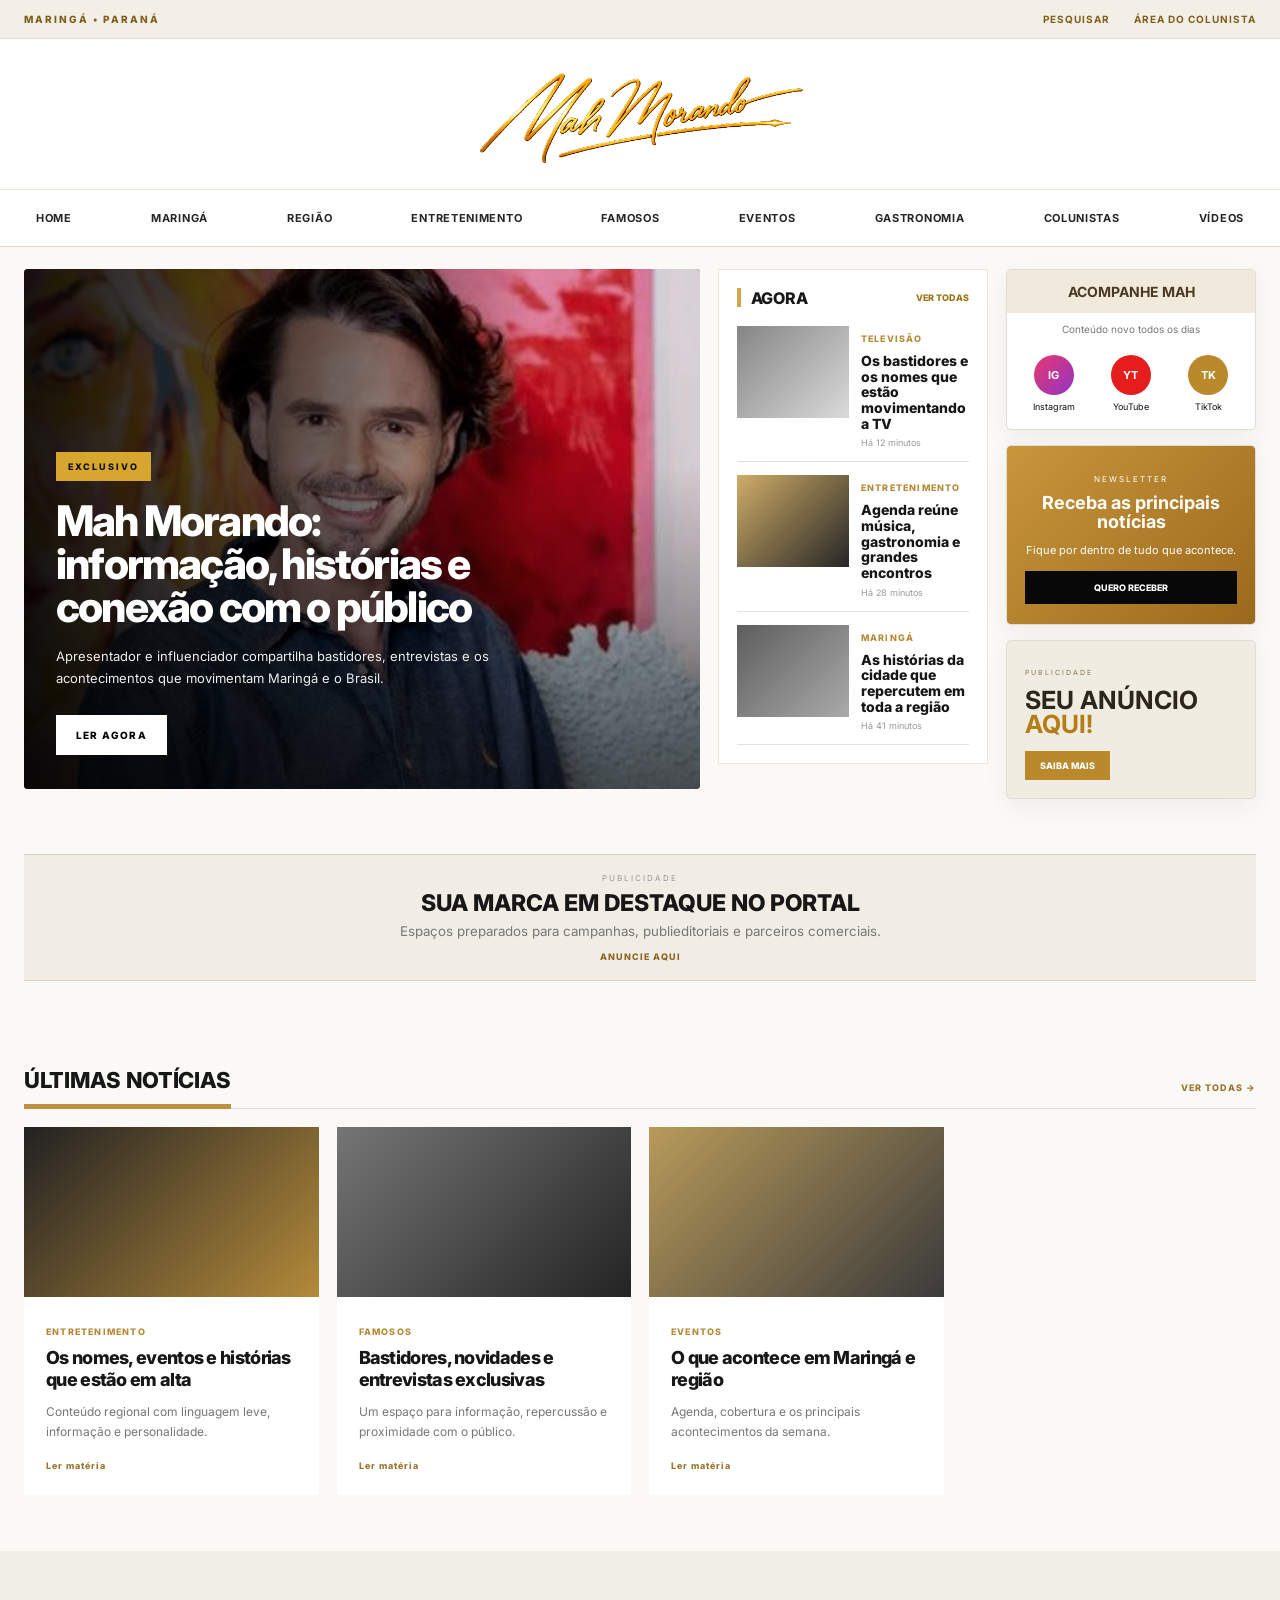
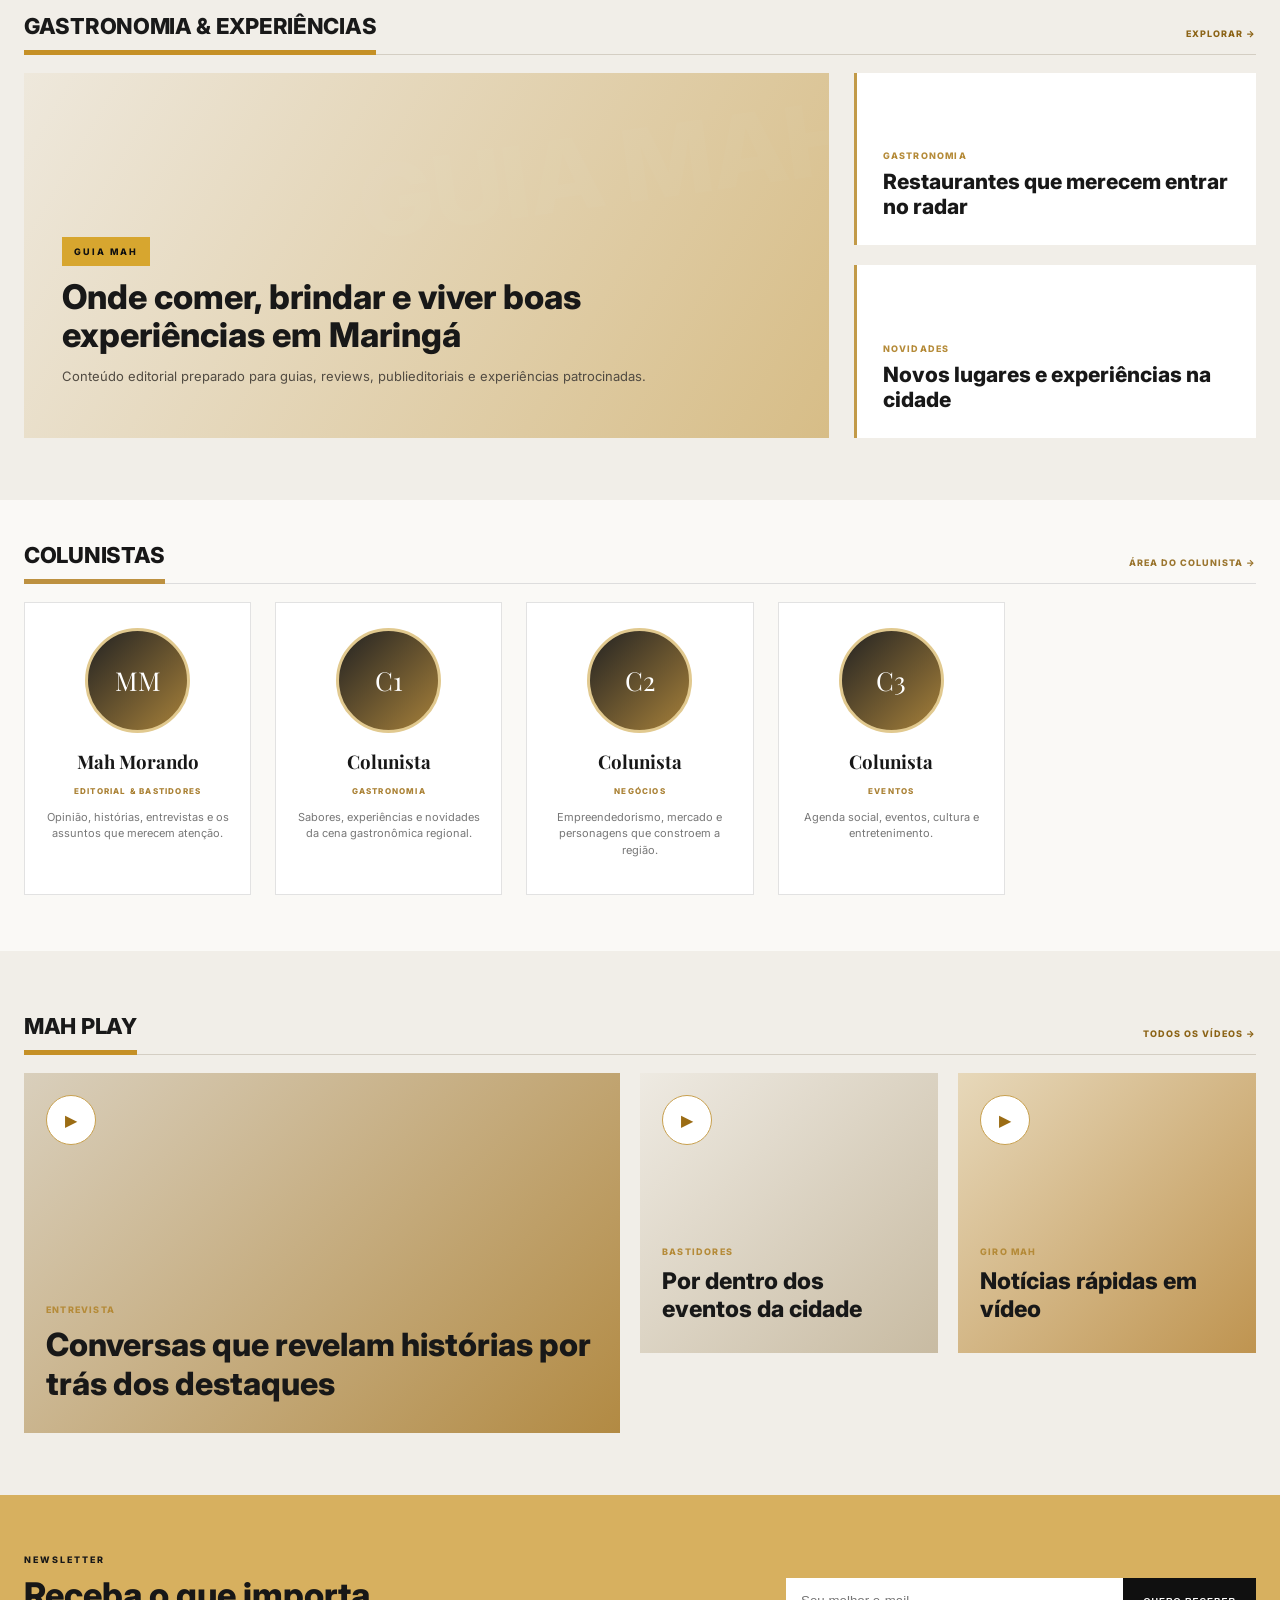
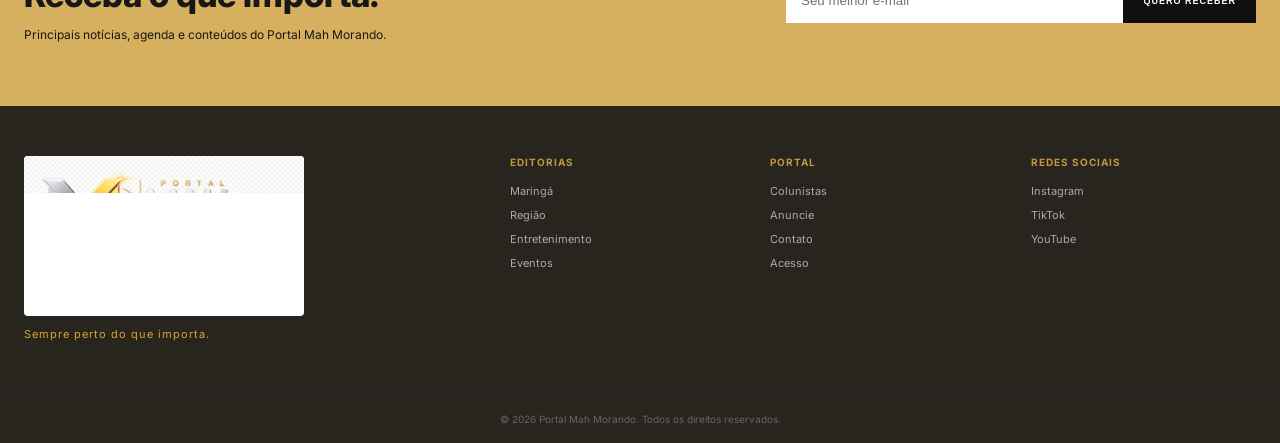
<file: index.html>
<!doctype html>
<html lang="pt-BR">
<head>
  <meta charset="utf-8">
  <meta name="viewport" content="width=device-width, initial-scale=1">
  <meta name="theme-color" content="#0b0b0b">
  <meta name="description" content="Portal Mah Morando — notícias, entretenimento, eventos, gastronomia e conteúdo regional de Maringá e região.">
  <meta name="robots" content="index,follow">
  <meta property="og:title" content="Portal Mah Morando">
  <meta property="og:description" content="Notícia, entretenimento e conexões em Maringá e região.">
  <meta property="og:type" content="website">
  <meta property="og:image" content="assets/logo-mah-morando-clean.png">
  <title>Portal Mah Morando | Notícias, entretenimento e conexões</title>
  <link rel="preconnect" href="https://fonts.googleapis.com">
  <link rel="preconnect" href="https://fonts.gstatic.com" crossorigin>
  <link href="https://fonts.googleapis.com/css2?family=Inter:wght@400;500;600;700;800&family=Playfair+Display:wght@700;800&display=swap" rel="stylesheet">
  <link rel="stylesheet" href="styles.css">
</head>
<body>
  <a class="skip-link" href="#conteudo">Ir para o conteúdo</a>

  <header>
    <div class="topbar">
      <div class="container topbar-inner">
        <span>MARINGÁ • PARANÁ</span>
        <div class="top-actions">
          <button class="top-search" id="searchButton" type="button" aria-label="Pesquisar no portal">Pesquisar</button>
          <a href="login.html">Área do colunista</a>
        </div>
      </div>
    </div>

    <div class="brand-area">
      <div class="container brand-row">
        <a href="index.html" class="brand" aria-label="Portal Mah Morando - início">
          <img class="brand-logo" src="assets/assinatura-mah-morando.png" alt="Mah Morando">
        </a>
      </div>
    </div>

    <nav class="nav" aria-label="Navegação principal">
      <div class="container nav-wrap">
        <button class="menu-button" id="menuButton" aria-label="Abrir menu" aria-expanded="false">☰</button>
        <div class="nav-links" id="navLinks">
          <a href="index.html">HOME</a>
          <a href="#maringa">MARINGÁ</a>
          <a href="#regiao">REGIÃO</a>
          <a href="#entretenimento">ENTRETENIMENTO</a>
          <a href="#famosos">FAMOSOS</a>
          <a href="#eventos">EVENTOS</a>
          <a href="#gastronomia">GASTRONOMIA</a>
          <a href="#colunistas">COLUNISTAS</a>
          <a href="#videos">VÍDEOS</a>
        </div>
      </div>
    </nav>

    <div class="trending" aria-label="Assuntos em alta">
      <div class="container trending-inner">
        <strong>EM ALTA</strong>
        <div class="trending-links">
          <a href="#entretenimento">Bastidores da TV</a>
          <a href="#eventos">Agenda de Maringá</a>
          <a href="#famosos">Celebridades</a>
          <a href="#videos">Entrevistas exclusivas</a>
        </div>
      </div>
    </div>
  </header>

  <main id="conteudo">
    <section class="hero container" id="maringa">
      <article class="lead-story">
        <img class="lead-person" src="assets/mah-morando-perfil.png" alt="Mah Morando">
        <div class="lead-content">
          <span class="tag">EXCLUSIVO</span>
          <h1>Mah Morando: informação, histórias e conexão com o público</h1>
          <p>Apresentador e influenciador compartilha bastidores, entrevistas e os acontecimentos que movimentam Maringá e o Brasil.</p>
          <a class="button" href="#ultimas">LER AGORA</a>
        </div>
      </article>

      <aside class="highlight-column" id="regiao" aria-label="Destaques do portal">
        <div class="title-row"><h2>AGORA</h2><a href="#ultimas">Ver todas</a></div>
        <article class="highlight"><div class="highlight-image image-one"></div><div><span>TELEVISÃO</span><h3>Os bastidores e os nomes que estão movimentando a TV</h3><small>Há 12 minutos</small></div></article>
        <article class="highlight"><div class="highlight-image image-two"></div><div><span>ENTRETENIMENTO</span><h3>Agenda reúne música, gastronomia e grandes encontros</h3><small>Há 28 minutos</small></div></article>
        <article class="highlight"><div class="highlight-image image-three"></div><div><span>MARINGÁ</span><h3>As histórias da cidade que repercutem em toda a região</h3><small>Há 41 minutos</small></div></article>
      </aside>

      <aside class="social-rail" aria-label="Acompanhe Mah Morando">
        <section class="follow-card">
          <h2>ACOMPANHE MAH</h2>
          <p>Conteúdo novo todos os dias</p>
          <div class="social-buttons">
            <a href="#" aria-label="Instagram"><b>IG</b><span>Instagram</span></a>
            <a href="#" aria-label="YouTube"><b>YT</b><span>YouTube</span></a>
            <a href="#" aria-label="TikTok"><b>TK</b><span>TikTok</span></a>
          </div>
        </section>
        <section class="rail-newsletter">
          <span>NEWSLETTER</span>
          <h2>Receba as principais notícias</h2>
          <p>Fique por dentro de tudo que acontece.</p>
          <a href="#newsletterEmail">QUERO RECEBER</a>
        </section>
        <section class="rail-ad">
          <small>PUBLICIDADE</small>
          <strong>SEU ANÚNCIO<br><em>AQUI!</em></strong>
          <a href="mailto:comercial@portalmarmorando.com.br">SAIBA MAIS</a>
        </section>
      </aside>
    </section>

    <section class="ad container" aria-label="Espaço publicitário">
      <span>PUBLICIDADE</span>
      <strong>SUA MARCA EM DESTAQUE NO PORTAL</strong>
      <small>Espaços preparados para campanhas, publieditoriais e parceiros comerciais.</small>
      <a href="mailto:comercial@portalmarmorando.com.br">ANUNCIE AQUI</a>
    </section>

    <section class="section container" id="ultimas">
      <div class="section-header"><h2>ÚLTIMAS NOTÍCIAS</h2><a href="#">VER TODAS →</a></div>
      <div class="news-grid">
        <article class="news-card" id="entretenimento"><div class="news-image n1"></div><div class="news-copy"><span>ENTRETENIMENTO</span><h3>Os nomes, eventos e histórias que estão em alta</h3><p>Conteúdo regional com linguagem leve, informação e personalidade.</p><a href="#">Ler matéria</a></div></article>
        <article class="news-card" id="famosos"><div class="news-image n2"></div><div class="news-copy"><span>FAMOSOS</span><h3>Bastidores, novidades e entrevistas exclusivas</h3><p>Um espaço para informação, repercussão e proximidade com o público.</p><a href="#">Ler matéria</a></div></article>
        <article class="news-card" id="eventos"><div class="news-image n3"></div><div class="news-copy"><span>EVENTOS</span><h3>O que acontece em Maringá e região</h3><p>Agenda, cobertura e os principais acontecimentos da semana.</p><a href="#">Ler matéria</a></div></article>
      </div>
    </section>

    <section class="black-section" id="gastronomia">
      <div class="container">
        <div class="section-header light"><h2>GASTRONOMIA & EXPERIÊNCIAS</h2><a href="#">EXPLORAR →</a></div>
        <div class="feature-grid">
          <article class="feature-big"><div><span class="tag">GUIA MAH</span><h2>Onde comer, brindar e viver boas experiências em Maringá</h2><p>Conteúdo editorial preparado para guias, reviews, publieditoriais e experiências patrocinadas.</p></div></article>
          <div class="feature-side"><article><span>GASTRONOMIA</span><h3>Restaurantes que merecem entrar no radar</h3></article><article><span>NOVIDADES</span><h3>Novos lugares e experiências na cidade</h3></article></div>
        </div>
      </div>
    </section>

    <section class="section container" id="colunistas">
      <div class="section-header"><h2>COLUNISTAS</h2><a href="login.html">ÁREA DO COLUNISTA →</a></div>
      <div class="columnists">
        <article><div class="portrait">MM</div><h3>Mah Morando</h3><span>EDITORIAL & BASTIDORES</span><p>Opinião, histórias, entrevistas e os assuntos que merecem atenção.</p></article>
        <article><div class="portrait">C1</div><h3>Colunista</h3><span>GASTRONOMIA</span><p>Sabores, experiências e novidades da cena gastronômica regional.</p></article>
        <article><div class="portrait">C2</div><h3>Colunista</h3><span>NEGÓCIOS</span><p>Empreendedorismo, mercado e personagens que constroem a região.</p></article>
        <article><div class="portrait">C3</div><h3>Colunista</h3><span>EVENTOS</span><p>Agenda social, eventos, cultura e entretenimento.</p></article>
      </div>
    </section>

    <section class="videos" id="videos">
      <div class="container">
        <div class="section-header light"><h2>MAH PLAY</h2><a href="#">TODOS OS VÍDEOS →</a></div>
        <div class="video-grid">
          <article class="video-card video-main"><button aria-label="Reproduzir vídeo">▶</button><div><span>ENTREVISTA</span><h3>Conversas que revelam histórias por trás dos destaques</h3></div></article>
          <article class="video-card v2"><button aria-label="Reproduzir vídeo">▶</button><div><span>BASTIDORES</span><h3>Por dentro dos eventos da cidade</h3></div></article>
          <article class="video-card v3"><button aria-label="Reproduzir vídeo">▶</button><div><span>GIRO MAH</span><h3>Notícias rápidas em vídeo</h3></div></article>
        </div>
      </div>
    </section>

    <section class="newsletter">
      <div class="container newsletter-inner">
        <div><span>NEWSLETTER</span><h2>Receba o que importa.</h2><p>Principais notícias, agenda e conteúdos do Portal Mah Morando.</p></div>
        <form id="newsletterForm"><label class="sr-only" for="newsletterEmail">Seu e-mail</label><input id="newsletterEmail" type="email" placeholder="Seu melhor e-mail" autocomplete="email" required><button type="submit">QUERO RECEBER</button></form>
      </div>
    </section>
  </main>

  <footer>
    <div class="container footer-grid">
      <div class="footer-brand"><img src="assets/logo-mah-morando-clean.png" alt="Portal Mah Morando"><p>Sempre perto do que importa.</p></div>
      <div><b>EDITORIAS</b><a href="#maringa">Maringá</a><a href="#regiao">Região</a><a href="#entretenimento">Entretenimento</a><a href="#eventos">Eventos</a></div>
      <div><b>PORTAL</b><a href="#colunistas">Colunistas</a><a href="mailto:comercial@portalmarmorando.com.br">Anuncie</a><a href="mailto:contato@portalmarmorando.com.br">Contato</a><a href="login.html">Acesso</a></div>
      <div><b>REDES SOCIAIS</b><a href="#">Instagram</a><a href="#">TikTok</a><a href="#">YouTube</a></div>
    </div>
    <div class="copyright">© 2026 Portal Mah Morando. Todos os direitos reservados.</div>
  </footer>

  <div class="search-modal" id="searchModal" aria-hidden="true" role="dialog" aria-modal="true" aria-label="Pesquisar no portal">
    <div class="search-panel"><button id="closeSearch" class="close-search" aria-label="Fechar pesquisa">×</button><h2>Pesquisar no Portal</h2><input id="siteSearch" type="search" placeholder="Digite um assunto..." autocomplete="off"><p id="searchHint">A busca completa será conectada ao banco de matérias na próxima etapa.</p></div>
  </div>

  <script src="app-config.js"></script>
  <script src="script.js"></script>
</body>
</html>
</file>
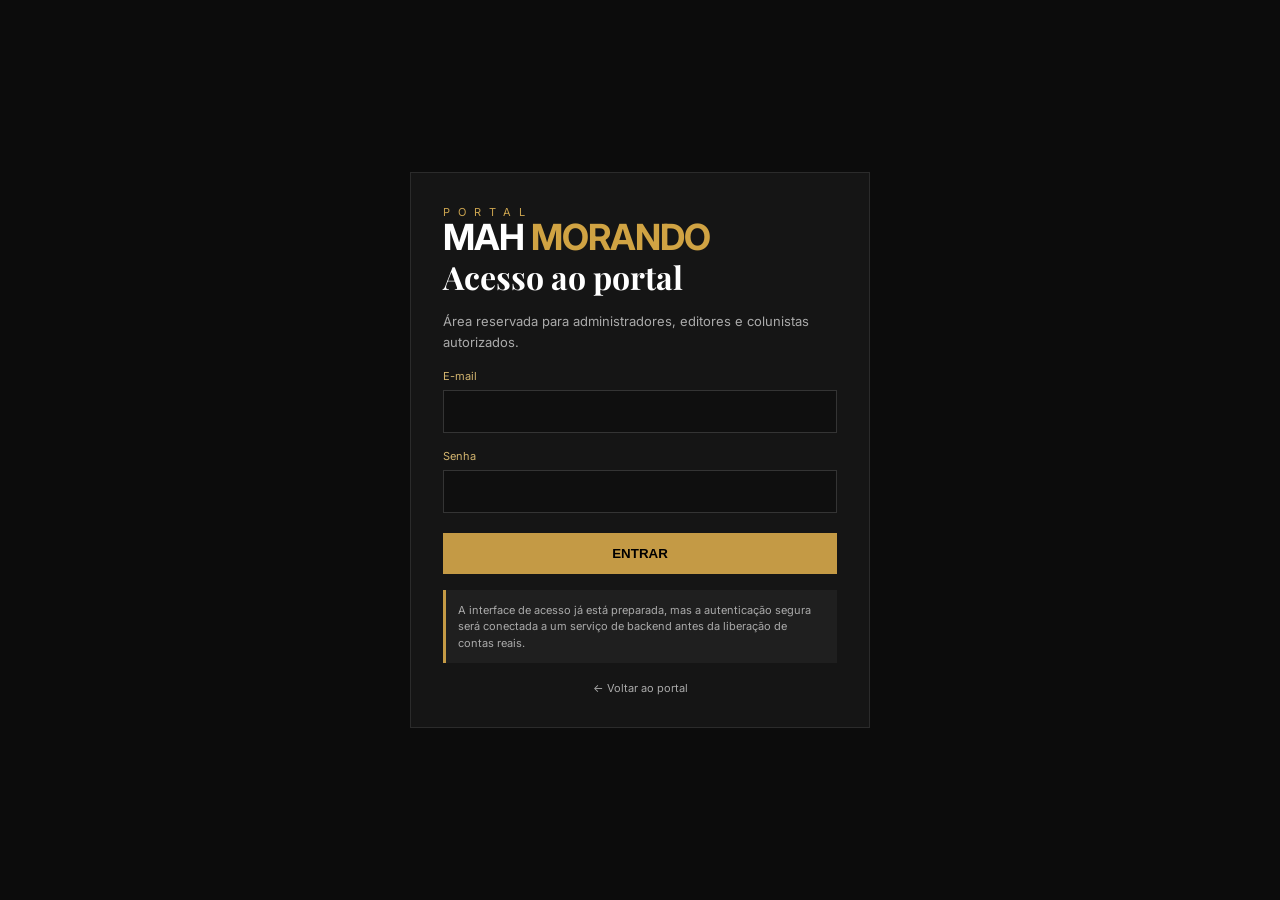
<file: login.html>
<!doctype html>
<html lang="pt-BR">
<head>
  <meta charset="utf-8">
  <meta name="viewport" content="width=device-width, initial-scale=1">
  <meta name="robots" content="noindex,nofollow">
  <title>Acesso | Portal Mah Morando</title>
  <link rel="preconnect" href="https://fonts.googleapis.com">
  <link rel="preconnect" href="https://fonts.gstatic.com" crossorigin>
  <link href="https://fonts.googleapis.com/css2?family=Inter:wght@400;500;600;700;800&family=Playfair+Display:wght@700;800&display=swap" rel="stylesheet">
  <link rel="stylesheet" href="styles.css">
</head>
<body class="login-page">
  <main class="login-card">
    <div class="brand-text">
      <small>PORTAL</small>
      <strong>MAH <em>MORANDO</em></strong>
    </div>
    <h1>Acesso ao portal</h1>
    <p>Área reservada para administradores, editores e colunistas autorizados.</p>
    <form id="accessForm">
      <label for="email">E-mail</label>
      <input id="email" name="email" type="email" autocomplete="username" required>
      <label for="password">Senha</label>
      <input id="password" name="password" type="password" autocomplete="current-password" required>
      <button type="submit">ENTRAR</button>
    </form>
    <div class="system-note">A interface de acesso já está preparada, mas a autenticação segura será conectada a um serviço de backend antes da liberação de contas reais.</div>
    <a class="back-link" href="index.html">← Voltar ao portal</a>
  </main>
  <script src="app-config.js"></script>
  <script>
    document.getElementById('accessForm').addEventListener('submit', (event) => {
      event.preventDefault();
      const provider = window.PORTAL_CONFIG?.authProvider;
      if (!provider) {
        alert('O acesso seguro está em fase de configuração. Nenhuma senha é enviada ou armazenada nesta versão.');
        return;
      }
    });
  </script>
</body>
</html>
</file>
<file: styles.css>
*{box-sizing:border-box}html{scroll-behavior:smooth}body{margin:0;font-family:Inter,Arial,sans-serif;color:#171717;background:#fff}.container{width:min(1180px,calc(100% - 36px));margin:auto}.skip-link{position:absolute;left:-9999px;top:auto}.skip-link:focus{left:16px;top:16px;z-index:100;background:#fff;color:#111;padding:10px 14px;border-radius:6px}.sr-only{position:absolute;width:1px;height:1px;padding:0;margin:-1px;overflow:hidden;clip:rect(0,0,0,0);white-space:nowrap;border:0}.topbar{background:#080808;color:#b99950;font-size:10px;letter-spacing:2px}.topbar-inner{height:34px;display:flex;align-items:center;justify-content:space-between}.top-actions{display:flex;align-items:center;gap:18px}.top-actions a,.top-search{font:inherit;letter-spacing:1px;color:#c9b17b;background:none;border:0;text-decoration:none;cursor:pointer}.brand-area{background:radial-gradient(circle at 20% 20%,#1b1b1b,#0b0b0b 65%);color:white;border-bottom:1px solid #272727}.brand-row{min-height:138px;display:flex;align-items:center;justify-content:space-between;gap:30px}.brand{display:flex;align-items:center;gap:18px;text-decoration:none;color:white}.brand-symbol{font-family:"Playfair Display",serif;font-size:34px;font-weight:800;width:78px;height:78px;border:1px solid #c59b45;display:grid;place-items:center;color:#d6ae5b;transform:skew(-4deg);box-shadow:inset 0 0 25px #000,0 8px 30px rgba(0,0,0,.25)}.brand-text{display:flex;flex-direction:column}.brand-text small{font-size:11px;letter-spacing:8px;color:#caa34f}.brand-text strong{font-size:36px;line-height:1;letter-spacing:-1px}.brand-text strong em{font-style:normal;color:#d0a343}.brand-text span{font-size:9px;letter-spacing:2px;color:#aaa;margin-top:10px}.mah-box{display:flex;align-items:center;gap:12px;max-width:330px}.mah-photo{width:62px;height:62px;border-radius:50%;background:linear-gradient(135deg,#3b3b3b,#151515);border:2px solid #b99140;display:grid;place-items:center;font-weight:800;color:#cda64d;box-shadow:0 6px 20px rgba(0,0,0,.35)}.mah-box div:last-child{display:flex;flex-direction:column;gap:5px}.mah-box b{font-family:"Playfair Display",serif;font-size:17px}.mah-box span{font-size:11px;color:#999;line-height:1.4}.nav{background:#0a0a0a;border-bottom:3px solid #b99140;position:sticky;top:0;z-index:20;box-shadow:0 8px 20px rgba(0,0,0,.1)}.nav-wrap{min-height:50px;display:flex;align-items:center}.nav-links{width:100%;display:flex;justify-content:center;gap:26px}.nav-links a{font-size:10px;font-weight:700;letter-spacing:1px;color:#e6e6e6;text-decoration:none;transition:.2s ease}.nav-links a:hover,.nav-links a:focus-visible{color:#caa34f}.menu-button{display:none;background:none;border:0;color:white;font-size:24px}.hero{display:grid;grid-template-columns:2.1fr 1fr;gap:28px;padding-top:32px}.lead-story{min-height:520px;position:relative;background:linear-gradient(130deg,#171717,#5f5f5f 52%,#242424);overflow:hidden;border-radius:2px}.lead-story:before{content:"";position:absolute;inset:0;background:radial-gradient(circle at 72% 32%,rgba(218,174,83,.28),transparent 27%),linear-gradient(100deg,rgba(0,0,0,.97) 0%,rgba(0,0,0,.72) 48%,rgba(0,0,0,.18) 100%)}.lead-story:after{content:"MAH";position:absolute;right:-20px;bottom:-65px;font-family:"Playfair Display",serif;font-size:250px;font-weight:800;color:rgba(255,255,255,.035)}.lead-content{position:absolute;z-index:2;left:42px;bottom:44px;width:min(620px,80%);color:white}.tag{display:inline-block;font-size:9px;font-weight:800;letter-spacing:2px;background:#bf923a;color:#101010;padding:8px 10px}.lead-content h1{font-family:"Playfair Display",serif;font-size:48px;line-height:1.02;margin:15px 0}.lead-content p{max-width:570px;color:#c7c7c7;font-size:14px;line-height:1.65}.button{display:inline-block;margin-top:13px;background:#c49a45;color:#0d0d0d;text-decoration:none;font-size:10px;font-weight:800;letter-spacing:1.2px;padding:12px 18px;transition:.2s ease}.button:hover{transform:translateY(-1px);background:#d1a956}.title-row,.section-header{display:flex;align-items:center;justify-content:space-between;border-bottom:1px solid #ddd;margin-bottom:18px}.title-row h2,.section-header h2{font-size:16px;letter-spacing:1px;border-bottom:3px solid #bd9140;margin:0 0 -1px;padding:0 0 11px}.section-header a{font-size:9px;font-weight:800;letter-spacing:1px;color:#9b762f;text-decoration:none}.highlight{display:grid;grid-template-columns:118px 1fr;gap:14px;padding:14px 0;border-bottom:1px solid #e1e1e1}.highlight-image{height:86px;background:#d8d8d8;border-radius:2px}.image-one{background:linear-gradient(135deg,#858585,#dadada)}.image-two{background:linear-gradient(135deg,#cfad68,#262626)}.image-three{background:linear-gradient(135deg,#5d5d5d,#aaa)}.highlight span,.news-copy span,.feature-side span,.video-card span{color:#b58b39;font-size:9px;font-weight:800;letter-spacing:1.2px}.highlight h3{font-family:"Playfair Display",serif;font-size:16px;line-height:1.25;margin:6px 0 0}.ad{margin-top:35px;margin-bottom:44px;min-height:126px;border:1px solid #d9c28d;background:#f7f4ed;display:flex;align-items:center;justify-content:center;flex-direction:column;text-align:center;padding:18px}.ad span{font-size:8px;letter-spacing:2px;color:#999}.ad strong{font-family:"Playfair Display",serif;font-size:23px;margin:6px 0}.ad small{color:#777}.ad a{margin-top:12px;font-size:9px;font-weight:800;letter-spacing:1px;text-decoration:none;color:#8d6725}.section{padding:20px 0 56px}.news-grid{display:grid;grid-template-columns:repeat(3,1fr);gap:24px}.news-card{border:1px solid #e1e1e1;background:white;transition:.2s ease}.news-card:hover{transform:translateY(-3px);box-shadow:0 14px 32px rgba(0,0,0,.08)}.news-image{height:205px}.n1{background:linear-gradient(135deg,#222,#b38a3a)}.n2{background:linear-gradient(135deg,#757575,#242424)}.n3{background:linear-gradient(135deg,#b89a5a,#3b3b3b)}.news-copy{padding:18px}.news-copy h3{font-family:"Playfair Display",serif;font-size:21px;line-height:1.2;margin:8px 0}.news-copy p{font-size:12px;color:#777;line-height:1.6}.news-copy a{font-size:9px;font-weight:800;letter-spacing:1px;text-decoration:none;color:#9b762f}.black-section,.videos{background:#0c0c0c;color:white;padding:62px 0}.section-header.light{border-color:#343434}.section-header.light h2{border-color:#c99d48}.section-header.light a{color:#d0aa5b}.feature-grid{display:grid;grid-template-columns:2fr 1fr;gap:25px}.feature-big{min-height:365px;padding:38px;display:flex;align-items:end;background:linear-gradient(120deg,#191919,#6d552b);position:relative;overflow:hidden}.feature-big:after{content:"GUIA MAH";position:absolute;right:-30px;top:35px;font-size:100px;font-weight:800;color:rgba(255,255,255,.025);transform:rotate(-8deg)}.feature-big div{max-width:620px;z-index:2}.feature-big h2{font-family:"Playfair Display",serif;font-size:34px;line-height:1.1;margin:12px 0}.feature-big p{font-size:13px;color:#bbb;line-height:1.6}.feature-side{display:grid;gap:20px}.feature-side article{min-height:172px;background:#181818;border-left:3px solid #c29a48;padding:26px;display:flex;flex-direction:column;justify-content:end}.feature-side h3{font-family:"Playfair Display",serif;font-size:21px;margin:8px 0 0}.columnists{display:grid;grid-template-columns:repeat(4,1fr);gap:24px;text-align:center}.columnists article{padding:25px 16px;border:1px solid #e2e2e2;background:#fff}.portrait{width:105px;height:105px;border-radius:50%;margin:0 auto 16px;background:linear-gradient(135deg,#222,#a7813a);border:3px solid #e1c98f;display:grid;place-items:center;font-family:"Playfair Display",serif;font-size:26px;color:white}.columnists h3{font-family:"Playfair Display",serif;margin:7px 0 4px}.columnists span{font-size:8px;font-weight:800;letter-spacing:1.2px;color:#aa8134}.columnists p{font-size:11px;color:#777;line-height:1.5}.video-grid{display:grid;grid-template-columns:2fr 1fr 1fr;gap:20px}.video-card{height:280px;background:linear-gradient(135deg,#242424,#765c2c);padding:22px;display:flex;flex-direction:column;justify-content:space-between}.video-main{height:360px}.v2{background:linear-gradient(135deg,#414141,#171717)}.v3{background:linear-gradient(135deg,#5d4623,#151515)}.video-card button{width:50px;height:50px;border-radius:50%;border:1px solid #c8a04e;background:rgba(0,0,0,.5);color:#d2a850;font-size:16px;cursor:pointer}.video-card h3{font-family:"Playfair Display",serif;font-size:23px;margin:8px 0}.video-main h3{font-size:32px}.newsletter{padding:52px 0;background:#c49a45}.newsletter-inner{display:flex;justify-content:space-between;align-items:center;gap:30px}.newsletter span{font-size:9px;letter-spacing:2px;font-weight:800}.newsletter h2{font-family:"Playfair Display",serif;font-size:34px;margin:7px 0}.newsletter p{font-size:12px}.newsletter form{display:flex;width:min(470px,100%)}.newsletter input{flex:1;padding:15px;border:0;outline:0}.newsletter button{border:0;background:#101010;color:white;padding:0 20px;font-size:9px;font-weight:800;letter-spacing:1px;cursor:pointer}footer{background:#090909;color:white;padding-top:50px}.footer-grid{display:grid;grid-template-columns:2fr 1fr 1fr 1fr;gap:35px;padding-bottom:42px}.footer-brand strong{font-size:22px}.footer-brand strong span{color:#c99d48}.footer-brand p{font-size:11px;color:#777}.footer-grid>div:not(.footer-brand){display:flex;flex-direction:column;gap:10px}.footer-grid b{font-size:10px;letter-spacing:1px;color:#c59b47;margin-bottom:6px}.footer-grid a{color:#aaa;text-decoration:none;font-size:11px}.copyright{border-top:1px solid #242424;text-align:center;padding:18px;color:#666;font-size:10px}.search-modal{position:fixed;inset:0;background:rgba(0,0,0,.72);display:none;align-items:flex-start;justify-content:center;padding:12vh 18px 18px;z-index:100}.search-modal.open{display:flex}.search-panel{width:min(720px,100%);background:white;padding:28px;position:relative;box-shadow:0 30px 80px rgba(0,0,0,.3)}.search-panel h2{font-family:"Playfair Display",serif;margin-top:0}.search-panel input{width:100%;padding:15px;border:1px solid #ccc;font-size:16px}.search-panel p{color:#777;font-size:12px;line-height:1.5}.close-search{position:absolute;right:16px;top:12px;background:none;border:0;font-size:30px;cursor:pointer}.login-page{min-height:100vh;background:#0c0c0c;color:white;display:grid;place-items:center;padding:24px}.login-card{width:min(460px,100%);background:#151515;border:1px solid #2b2b2b;padding:32px}.login-card h1{font-family:"Playfair Display",serif;margin:0 0 8px}.login-card p{color:#aaa;font-size:13px;line-height:1.6}.login-card label{display:block;font-size:11px;margin:16px 0 7px;color:#d3b56f}.login-card input{width:100%;padding:13px;border:1px solid #343434;background:#0f0f0f;color:white}.login-card button{width:100%;margin-top:20px;padding:13px;background:#c49a45;border:0;font-weight:800;cursor:pointer}.login-card .back-link{display:block;margin-top:18px;color:#aaa;text-align:center;text-decoration:none;font-size:11px}.system-note{margin-top:16px;padding:12px;background:#1f1f1f;color:#aaa;font-size:11px;line-height:1.5;border-left:3px solid #c49a45}
@media(max-width:900px){.mah-box{display:none}.brand-row{min-height:105px}.hero{grid-template-columns:1fr}.highlight-column{display:grid}.news-grid,.columnists{grid-template-columns:repeat(2,1fr)}.feature-grid,.video-grid{grid-template-columns:1fr 1fr}.feature-big,.video-main{grid-column:1/-1}.footer-grid{grid-template-columns:1fr 1fr}.nav-links{display:none;position:absolute;left:0;top:50px;width:100%;background:#0a0a0a;padding:18px;flex-direction:column;gap:18px}.nav-links.open{display:flex}.menu-button{display:block}.nav-wrap{justify-content:flex-end}}
@media(max-width:620px){.topbar-inner>span{display:none}.topbar-inner{justify-content:flex-end}.brand-symbol{width:58px;height:58px;font-size:27px}.brand-text strong{font-size:25px}.brand-text span{font-size:7px}.hero{padding-top:18px}.lead-story{min-height:445px}.lead-content{left:24px;bottom:28px;width:84%}.lead-content h1{font-size:34px}.highlight{grid-template-columns:95px 1fr}.news-grid,.columnists,.feature-grid,.video-grid{grid-template-columns:1fr}.video-main{grid-column:auto;height:300px}.feature-big{min-height:330px;padding:25px}.feature-big h2{font-size:28px}.newsletter-inner{flex-direction:column;align-items:flex-start}.newsletter form{width:100%}.footer-grid{grid-template-columns:1fr 1fr}.ad{padding:22px}.ad strong{font-size:19px}.top-actions{gap:12px}.top-actions a,.top-search{font-size:8px}}

/* Identidade visual Portal Mah Morando */
.topbar{background:#050505;color:#d6ab4d;border-bottom:1px solid rgba(214,171,77,.2)}
.top-actions a,.top-search{color:#d2b36e}
.brand-area{background:radial-gradient(circle at 35% 45%,#17130b 0,#080808 52%,#020202 100%);border-bottom:1px solid #282014}
.brand-row{min-height:178px;gap:34px}
.brand{min-width:0;gap:0}
.brand-logo{display:block;width:min(620px,62vw);height:150px;object-fit:contain;object-position:left center;filter:drop-shadow(0 10px 26px rgba(0,0,0,.45))}
.mah-box{max-width:310px;padding-left:24px;border-left:1px solid rgba(215,175,84,.35)}
.mah-photo{width:54px;height:54px;flex:0 0 auto;background:linear-gradient(145deg,#f5f5f5 0,#858585 48%,#dcae43 50%,#7d5200 100%);border:1px solid #e5bf68;font-family:"Playfair Display",serif;font-size:24px;color:#080808;box-shadow:0 0 24px rgba(214,165,59,.15)}
.mah-box b{font-size:16px;color:#e6c476}
.mah-box span{font-size:10px;line-height:1.5}
.lead-story{background:#080808 url("assets/logo-portal-mah-morando.png") 108% 18%/68% auto no-repeat;border:1px solid #292114}
.lead-story:before{background:radial-gradient(circle at 76% 32%,rgba(218,174,83,.13),transparent 30%),linear-gradient(100deg,rgba(0,0,0,.98) 0%,rgba(0,0,0,.86) 48%,rgba(0,0,0,.45) 100%)}
.lead-story:after{content:"";inset:0;right:auto;bottom:auto;width:100%;height:100%;font-size:0;border:1px solid rgba(226,183,85,.12);pointer-events:none}
.footer-brand img{display:block;width:min(330px,100%);height:105px;object-fit:contain;object-position:left center}
.footer-brand p{color:#a78b52;letter-spacing:1px}
@media(max-width:900px){.brand-row{min-height:132px}.brand-logo{width:min(620px,88vw);height:118px}}
@media(max-width:620px){.brand-row{min-height:104px}.brand-logo{width:100%;height:90px;object-position:center}.lead-story{background-position:150% 12%;background-size:92% auto}}

/* Redesign editorial 2026 */
:root{--ink:#090909;--paper:#f4f3ef;--gold:#d7a62f;--gold-dark:#9d7418;--line:#ddd9cf;--muted:#6f6d68}
body{background:var(--paper);color:var(--ink)}
.container{width:min(1280px,calc(100% - 48px))}
.topbar{background:#050505;border:0}.topbar-inner{height:38px}.topbar-inner>span{font-weight:800}.top-actions a,.top-search{text-transform:uppercase;font-weight:700}
.brand-area{background:#050505;border:0}
.brand-row{min-height:218px;justify-content:center;padding:0}
.brand{position:relative;display:block;width:min(860px,82vw);height:210px;overflow:hidden;margin:auto}
.brand-logo{position:absolute;left:0;top:0;width:100%;max-width:none;height:auto;object-fit:initial;filter:none;transform:translateY(-12%)}
.mah-box{display:none}
.nav{border:0;box-shadow:none;background:#050505;position:sticky;border-top:1px solid #2a2418;border-bottom:1px solid #2a2418}
.nav-wrap{min-height:54px}.nav-links{gap:0;justify-content:space-between}.nav-links a{font-size:11px;letter-spacing:.7px;padding:21px 12px 18px;border-bottom:3px solid transparent}.nav-links a:hover,.nav-links a:focus-visible{color:var(--gold);border-color:var(--gold)}
.trending{background:var(--gold);color:#080808}.trending-inner{min-height:42px;display:flex;align-items:center;gap:24px;overflow:hidden}.trending strong{font-size:10px;letter-spacing:1.5px;padding-right:22px;border-right:1px solid rgba(0,0,0,.28);white-space:nowrap}.trending-links{display:flex;align-items:center;gap:32px;white-space:nowrap;overflow:auto;scrollbar-width:none}.trending-links a{color:#080808;text-decoration:none;font-size:11px;font-weight:700}.trending-links a:before{content:"•";margin-right:10px}
.hero{grid-template-columns:minmax(0,1.8fr) minmax(310px,.85fr);gap:34px;padding-top:34px;padding-bottom:20px}
.lead-story{min-height:610px;border:0;border-radius:0;background:linear-gradient(135deg,#050505 0%,#181818 58%,#3a2a0a 100%)}
.lead-story:before{background:linear-gradient(0deg,rgba(0,0,0,.98) 0%,rgba(0,0,0,.62) 53%,rgba(0,0,0,.12) 100%),radial-gradient(circle at 78% 18%,rgba(215,166,47,.38),transparent 25%)}
.lead-story:after{border:0;background:linear-gradient(90deg,var(--gold) 0 18%,transparent 18%) left top/100% 6px no-repeat}
.lead-content{left:48px;bottom:46px;width:min(760px,86%)}
.lead-content h1{font-family:Inter,Arial,sans-serif;font-size:clamp(42px,4.3vw,66px);font-weight:800;letter-spacing:-2.8px;line-height:.98;margin:18px 0}
.lead-content p{font-size:15px;max-width:700px}.tag{background:var(--gold);padding:9px 12px}.button{background:#fff;color:#050505;padding:14px 20px}.button:hover{background:var(--gold)}
.highlight-column{background:#fff;padding:25px 26px 12px;border-top:6px solid var(--gold)}
.title-row{margin-bottom:6px;border-color:var(--line)}.title-row h2{font-family:Inter,Arial,sans-serif;font-size:20px;font-weight:800;border:0;padding-bottom:16px}.title-row a{font-size:9px;text-transform:uppercase;color:var(--gold-dark);text-decoration:none;font-weight:800}
.highlight{grid-template-columns:132px 1fr;gap:17px;padding:20px 0}.highlight-image{height:104px;border-radius:0}.highlight h3{font-family:Inter,Arial,sans-serif;font-size:17px;font-weight:800;line-height:1.12;margin-top:7px}.highlight small{display:block;margin-top:9px;color:#999;font-size:9px}
.ad{background:#ebe8df;border:0;border-top:1px solid #d5d0c5;border-bottom:1px solid #d5d0c5}.ad strong,.newsletter h2{font-family:Inter,Arial,sans-serif;font-weight:800}
.section{padding-top:42px}.section-header h2,.title-row h2{letter-spacing:-.3px}.section-header h2{font-size:22px;font-weight:800;border-bottom-width:5px}.news-grid{gap:18px}.news-card{border:0}.news-image{height:250px}.news-copy{padding:22px}.news-copy h3{font-family:Inter,Arial,sans-serif;font-size:23px;font-weight:800;letter-spacing:-.7px}.black-section,.videos{background:#070707}.feature-big h2,.feature-side h3,.video-card h3{font-family:Inter,Arial,sans-serif;font-weight:800}.newsletter{background:var(--gold)}
.footer-brand img{width:300px;height:auto;max-height:190px;object-fit:contain}.footer-brand p{color:#d7a62f}
@media(max-width:900px){.container{width:min(calc(100% - 32px),1280px)}.brand-row{min-height:175px}.brand{width:min(700px,92vw);height:170px}.hero{grid-template-columns:1fr}.highlight-column{display:block}.nav-wrap{justify-content:space-between}.menu-button{display:block;margin-left:auto}.trending-inner{gap:14px}.lead-story{min-height:540px}.brand-logo{height:auto}}
@media(max-width:620px){.container{width:calc(100% - 24px)}.brand-row{min-height:122px}.brand{width:96vw;height:118px}.brand-logo{width:100%;height:auto;object-position:initial;transform:translateY(-10%)}.hero{padding-top:14px;gap:18px}.lead-story{min-height:500px;background:linear-gradient(145deg,#050505,#2d2108)}.lead-content{left:24px;bottom:28px;width:86%}.lead-content h1{font-size:38px;letter-spacing:-1.7px}.highlight-column{padding:20px 18px 8px}.highlight{grid-template-columns:108px 1fr}.highlight-image{height:92px}.highlight h3{font-size:15px}.trending-inner{min-height:38px}.trending-links{gap:18px}.footer-grid{grid-template-columns:1fr}.footer-brand img{width:230px}}

/* Layout com foto oficial e composição editorial */
.brand-area{background:#060606;overflow:hidden}
.brand-row{min-height:220px;display:grid;grid-template-columns:minmax(380px,1.1fr) 300px minmax(320px,.9fr);align-items:stretch;gap:24px}
.brand{position:relative;width:100%;height:220px;margin:0;overflow:hidden}
.brand-logo{position:absolute;width:520px;max-width:none;height:auto;left:-12px;top:-65px;transform:none;filter:none}
.brand-person{height:220px;align-self:end;overflow:hidden;position:relative;background:radial-gradient(circle at 50% 65%,rgba(215,166,47,.2),transparent 55%)}
.brand-person img{width:230px;height:230px;object-fit:cover;object-position:center 18%;display:block;margin:12px auto 0;border-radius:120px 120px 0 0;filter:saturate(.9) contrast(1.05)}
.brand-message{display:flex;flex-direction:column;justify-content:center;align-items:flex-start;color:#fff;padding-left:20px;border-left:1px solid rgba(215,166,47,.28)}
.brand-message strong{font-family:"Playfair Display",serif;font-size:19px;font-style:italic;font-weight:700;line-height:1.35;color:#f1eee8}
.brand-message span{font-family:"Playfair Display",serif;font-size:30px;font-style:italic;color:#d7a62f;margin-top:18px}
.nav{background:#fff;border-bottom:1px solid #ddd;color:#111;position:sticky}.nav-links a{color:#111}.nav-links a:hover,.nav-links a:focus-visible{color:#a8750e}.menu-button{color:#111}
.trending{display:none}
.hero{grid-template-columns:minmax(0,1.7fr) minmax(270px,.68fr) minmax(250px,.62fr);gap:18px;padding-top:22px;align-items:start}
.lead-story{min-height:520px;background:#111;border-radius:4px;isolation:isolate}
.lead-story:before{z-index:1;background:linear-gradient(90deg,rgba(0,0,0,.9) 0%,rgba(0,0,0,.55) 48%,rgba(0,0,0,.08) 75%),linear-gradient(0deg,rgba(0,0,0,.62),transparent 62%)}
.lead-story:after{display:none}
.lead-person{position:absolute;inset:0;width:100%;height:100%;object-fit:cover;object-position:70% 25%;z-index:0;filter:saturate(.85) contrast(1.02)}
.lead-content{z-index:2;left:32px;bottom:34px;width:min(560px,68%)}
.lead-content h1{font-size:clamp(34px,3.3vw,50px);letter-spacing:-1.8px;line-height:1.02}.lead-content p{font-size:13px;max-width:520px;color:#eee}
.highlight-column{padding:0 10px 0 0;background:transparent;border-top:0}.title-row{border:0;border-left:4px solid #c59026;padding-left:10px}.title-row h2{padding:0;font-size:16px}.title-row a{margin-left:auto}.highlight{grid-template-columns:112px 1fr;padding:13px 0;gap:12px}.highlight-image{height:92px}.highlight h3{font-size:14px}.highlight small{margin-top:6px}
.social-rail{display:grid;gap:15px}.follow-card,.rail-newsletter,.rail-ad{background:#fff;border:1px solid #e0ddd6;border-radius:5px;overflow:hidden;text-align:center}.follow-card h2{font-size:14px;margin:0;padding:13px;background:#0a0a0a;color:#fff}.follow-card p{font-size:10px;color:#777}.social-buttons{display:grid;grid-template-columns:repeat(3,1fr);padding:10px 12px 17px;gap:8px}.social-buttons a{text-decoration:none;color:#111;display:flex;flex-direction:column;align-items:center;gap:6px}.social-buttons b{width:40px;height:40px;border-radius:50%;display:grid;place-items:center;background:#0b0b0b;color:#fff;font-size:11px}.social-buttons a:first-child b{background:linear-gradient(135deg,#e83770,#9335c5)}.social-buttons a:nth-child(2) b{background:#e51d1d}.social-buttons span{font-size:9px}.rail-newsletter{background:linear-gradient(135deg,#c9963c,#9b691c);color:#fff;padding:20px 18px}.rail-newsletter>span{font-size:8px;letter-spacing:2px}.rail-newsletter h2{font-size:18px;line-height:1.05;margin:8px 0}.rail-newsletter p{font-size:11px}.rail-newsletter a,.rail-ad a{display:block;background:#080808;color:#fff;text-decoration:none;font-size:9px;font-weight:800;padding:11px;margin-top:14px}.rail-ad{background:#080808;color:#fff;padding:18px;text-align:left}.rail-ad small{font-size:7px;color:#aaa;letter-spacing:2px}.rail-ad strong{display:block;font-size:25px;line-height:.95;margin:10px 0}.rail-ad strong em{font-style:normal;color:#d7a62f}.rail-ad a{display:inline-block;background:#c59026;margin:5px 0 0;padding:9px 15px}
.news-grid{grid-template-columns:repeat(4,1fr)}.news-image{height:170px}.news-copy h3{font-size:18px}.columnists{grid-template-columns:repeat(5,1fr)}
.footer-brand img{width:280px;height:160px;object-fit:cover;object-position:center 22%}
@media(max-width:1100px){.brand-row{grid-template-columns:1fr 250px}.brand-message{display:none}.hero{grid-template-columns:minmax(0,1.55fr) minmax(280px,.75fr)}.social-rail{grid-column:1/-1;grid-template-columns:repeat(3,1fr)}.news-grid{grid-template-columns:repeat(2,1fr)}.columnists{grid-template-columns:repeat(3,1fr)}}
@media(max-width:760px){.brand-row{min-height:150px;grid-template-columns:1fr 145px;gap:0}.brand{height:150px}.brand-logo{width:350px;top:-43px;left:-10px}.brand-person{height:150px}.brand-person img{width:145px;height:150px;margin:0;border-radius:80px 80px 0 0}.hero{grid-template-columns:1fr}.lead-story{min-height:500px}.highlight-column{padding:16px;background:#fff}.social-rail{grid-template-columns:1fr}.news-grid,.columnists{grid-template-columns:1fr 1fr}.lead-content{width:82%}}
@media(max-width:520px){.brand-row{min-height:112px;grid-template-columns:1fr 105px}.brand{height:112px}.brand-logo{width:265px;top:-30px}.brand-person{height:112px}.brand-person img{width:108px;height:112px}.lead-story{min-height:460px}.lead-person{object-position:62% center}.lead-content{left:22px;bottom:24px;width:88%}.lead-content h1{font-size:34px}.news-grid,.columnists{grid-template-columns:1fr}.social-rail{display:grid}}

/* Cabeçalho clean e identidade clara */
body{background:#faf9f6;color:#171717}
.topbar{background:#f3efe6;color:#805f1e;border-bottom:1px solid #e4dccd}.top-actions a,.top-search{color:#805f1e}
.brand-area{background:#fff;border-bottom:1px solid #ebe6dc}
.brand-row{display:flex;min-height:230px;justify-content:center;align-items:center;padding:0}
.brand{width:min(780px,92vw);height:220px;margin:auto;overflow:hidden}
.brand-logo{width:100%;height:auto;left:0;top:-4px;transform:none;filter:none;object-fit:contain}
.brand-person,.brand-message{display:none}
.nav{background:#fff;border-top:0;border-bottom:1px solid #ddd7cb}.nav-links a{color:#262626}.nav-links a:hover,.nav-links a:focus-visible{color:#aa781d;border-color:#d3a548}
.menu-button{color:#262626}
.hero{background:transparent}
.highlight-column{background:#fff;border:1px solid #ebe5da;padding:18px}.title-row{border-left-color:#d3a548}
.follow-card,.rail-newsletter,.rail-ad{box-shadow:0 8px 24px rgba(70,55,30,.06)}
.follow-card h2{background:#f0e9dc;color:#4a3b20}.social-buttons b{background:#b9892c}
.rail-ad{background:#f1ece2;color:#2d261b}.rail-ad small{color:#88785d}.rail-ad strong em{color:#b47d16}.rail-ad a{background:#b9892c}
.ad{background:#f1ede5}.black-section,.videos{background:#f1eee8;color:#191919}.section-header.light{border-color:#d4cec3}.section-header.light h2{border-color:#c59026}.section-header.light a{color:#8c6417}.feature-big{background:linear-gradient(120deg,#eee8dc,#d7bd87);color:#181818}.feature-big p{color:#514b42}.feature-side article{background:#fff;color:#181818}.video-card{background:linear-gradient(135deg,#d9cfbc,#b28a43);color:#181818}.v2{background:linear-gradient(135deg,#eeeae2,#c8bba2)}.v3{background:linear-gradient(135deg,#e7d8ba,#bf9450)}.video-card button{background:#fff;color:#9b6c14}.newsletter{background:#d7b05f}.footer-grid b{color:#c39740}footer{background:#28241e}.footer-brand img{background:#fff;border-radius:4px}
@media(max-width:760px){.brand-row{min-height:166px;display:flex}.brand{width:min(560px,96vw);height:160px}.brand-logo{width:100%;top:0}.nav{background:#fff}}
@media(max-width:520px){.brand-row{min-height:124px;display:flex}.brand{width:98vw;height:120px}.brand-logo{width:100%;top:0}.topbar{background:#f3efe6}}

/* Assinatura como identidade principal do cabeçalho */
.brand-row{min-height:150px;padding:18px 0}
.brand{position:static;display:flex;width:min(620px,82vw);height:112px;align-items:center;justify-content:center;overflow:visible}
.brand-logo{position:static;display:block;width:100%;height:100%;max-width:620px;object-fit:contain;object-position:center;filter:none;transform:none}
@media(max-width:760px){.brand-row{min-height:126px;padding:14px 0}.brand{width:min(500px,88vw);height:98px}.brand-logo{position:static;width:100%;height:100%}}
@media(max-width:520px){.brand-row{min-height:104px;padding:10px 0}.brand{width:92vw;height:82px}.brand-logo{position:static;width:100%;height:100%}}
</file>
